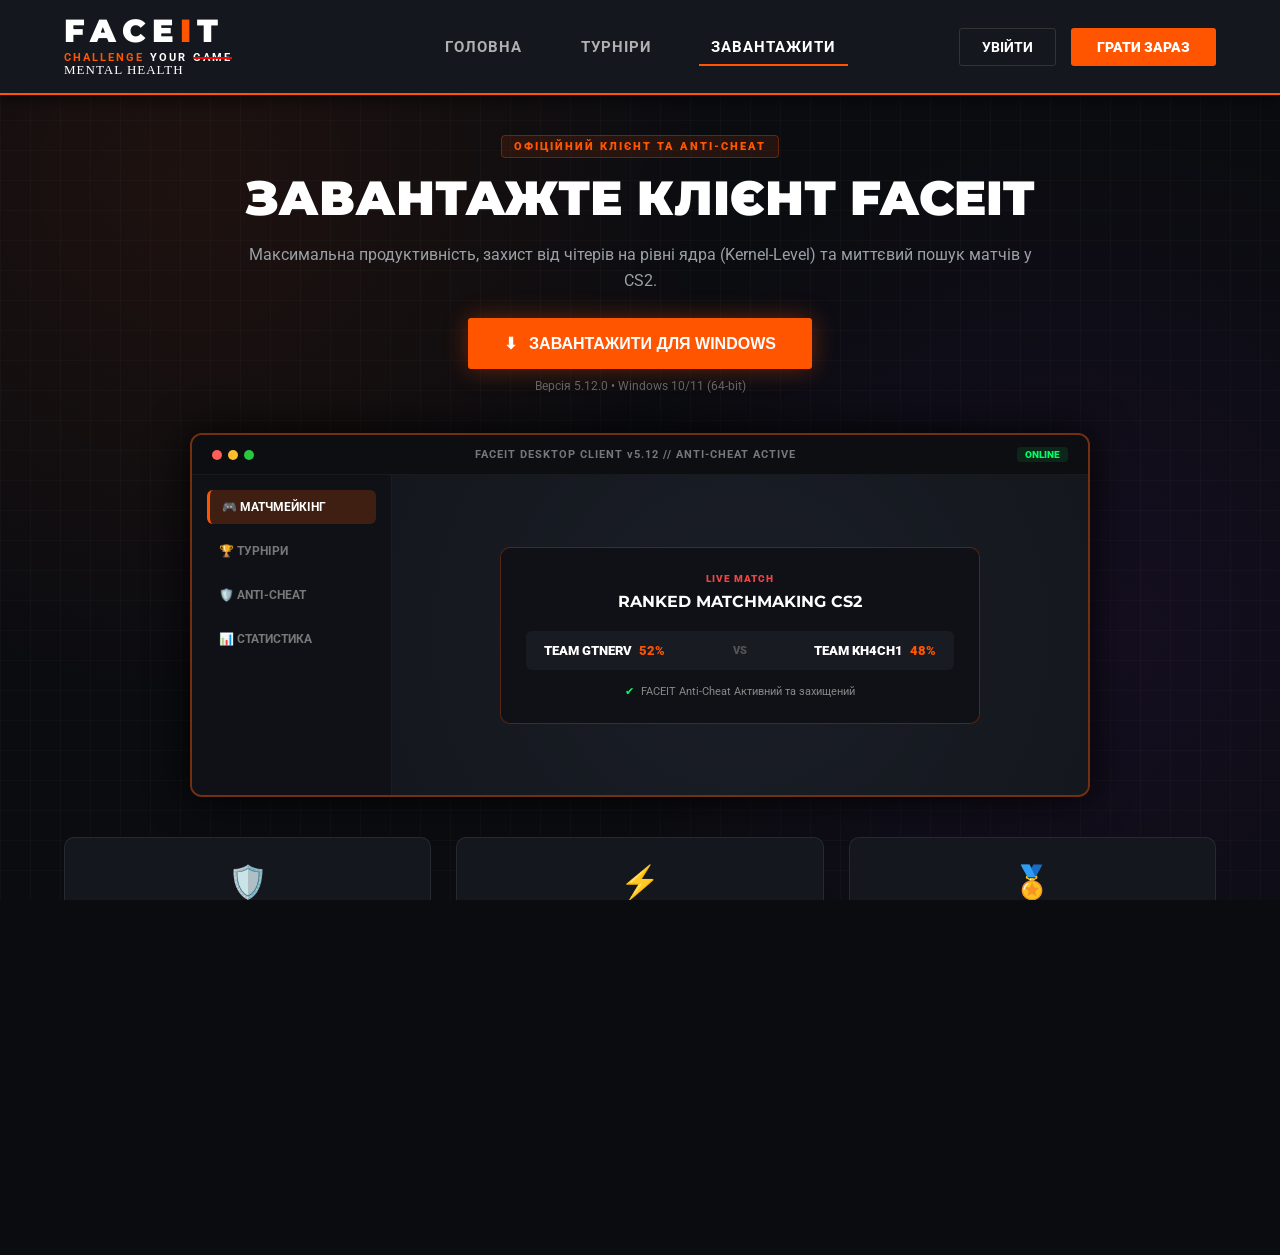
<file: html test -faceit/download.html>
<!DOCTYPE html>
<html lang="uk">
<head>
    <meta charset="UTF-8">
    <meta name="viewport" content="width=device-width, initial-scale=1.0">
    <title>FACEIT - Завантажити клієнт</title>

    <link rel="stylesheet" href="style.css">

    <!-- Google Fonts -->
    <link rel="preconnect" href="https://fonts.googleapis.com">
    <link rel="preconnect" href="https://fonts.gstatic.com" crossorigin>
    <link href="https://fonts.googleapis.com/css2?family=Montserrat:wght@800;900&family=Permanent+Marker&family=Roboto:wght@500;700&display=swap" rel="stylesheet">
</head>
<body>

    <div class="page-wrapper">

        <!-- 1. Шапка сайту -->
        <header>
            <nav>
                <a href="index.html" class="logo-container">
                    <div class="logo-main">
                        FACE<span class="accent">I</span>T
                    </div>
                    <div class="logo-sub">
                        <span class="orange-text">CHALLENGE</span>
                        <span class="white-text">YOUR</span>
                        <span class="white-text strikethrough">GAME</span>
                    </div>
                    <div class="handwritten">MENTAL HEALTH</div>
                </a>

                <ul class="menu-center">
                    <li><a href="index.html">Головна</a></li>
                    <li><a href="tournaments.html">Турніри</a></li>
                    <li><a href="download.html" class="active">Завантажити</a></li>
                </ul>

                <div class="header-buttons" id="auth-buttons-container">
                    <a href="index.html" class="btn-login">Увійти</a>
                    <a href="index.html" class="btn-play">Грати зараз</a>
                </div>
            </nav>
        </header>

        <!-- 2. Головний контент завантаження -->
        <main class="download-page-container">
            
            <div class="download-hero-text">
                <span class="download-tag">ОФІЦІЙНИЙ КЛІЄНТ ТА ANTI-CHEAT</span>
                <h1>ЗАВАНТАЖТЕ <span class="highlight">КЛІЄНТ FACEIT</span></h1>
                <p>Максимальна продуктивність, захист від чітерів на рівні ядра (Kernel-Level) та миттєвий пошук матчів у CS2.</p>
                
                <div class="download-action-area">
                    <button class="btn-play hero-btn download-main-btn" onclick="alert('Завантаження клієнта розпочато!')">
                        <span class="btn-icon">⬇</span> ЗАВАНТАЖИТИ ДЛЯ WINDOWS
                    </button>
                    <span class="sys-version">Версія 5.12.0 • Windows 10/11 (64-bit)</span>
                </div>
            </div>

            <!-- Кібер-макет вікна застосунку (App Cyber Mockup) -->
            <div class="app-mockup-wrapper">
                <div class="app-window-frame">
                    <div class="app-top-bar">
                        <div class="app-dots">
                            <span class="dot-red"></span>
                            <span class="dot-yellow"></span>
                            <span class="dot-green"></span>
                        </div>
                        <div class="app-title-bar">FACEIT DESKTOP CLIENT v5.12 // ANTI-CHEAT ACTIVE</div>
                        <div class="app-status-badge">ONLINE</div>
                    </div>

                    <div class="app-body-content">
                        <!-- Ліва панель навігації -->
                        <div class="app-sidebar">
                            <div class="app-side-item active">🎮 МАТЧМЕЙКІНГ</div>
                            <div class="app-side-item">🏆 ТУРНІРИ</div>
                            <div class="app-side-item">🛡️ ANTI-CHEAT</div>
                            <div class="app-side-item">📊 СТАТИСТИКА</div>
                        </div>

                        <!-- Центральне вікно клієнта -->
                        <div class="app-main-view">
                            <div class="app-match-card">
                                <div class="match-badge-live">LIVE MATCH</div>
                                <h3>RANKED MATCHMAKING CS2</h3>
                                <div class="match-teams-preview">
                                    <div class="m-team">TEAM GTNERV <span>52%</span></div>
                                    <div class="m-vs">VS</div>
                                    <div class="m-team">TEAM KH4CH1 <span>48%</span></div>
                                </div>
                                <div class="ac-protected-status">
                                    <span class="shield-green">✔</span> FACEIT Anti-Cheat Активний та захищений
                                </div>
                            </div>
                        </div>
                    </div>
                </div>
            </div>

            <!-- Специфікації та переваги -->
            <div class="features-grid">
                <div class="feature-card">
                    <div class="feature-icon">🛡️</div>
                    <h3>FACEIT Anti-Cheat</h3>
                    <p>Захист рівня драйвера для забезпечення 100% чесної гри у кожному матчі.</p>
                </div>
                <div class="feature-card">
                    <div class="feature-icon">⚡</div>
                    <h3>Низька затримка</h3>
                    <p>Оптимізований серверний підбір для мінімального піингу та стабільного FPS.</p>
                </div>
                <div class="feature-card">
                    <div class="feature-icon">🏅</div>
                    <h3>Рейтинг та ELO</h3>
                    <p>Відстежуйте прогрес ELO в реальному часі та отримуйте унікальні нагороди.</p>
                </div>
            </div>

        </main>

        <!-- 3. Карта сайту (Sitemap ~5% висоти) -->
        <section class="sitemap-section">
            <div class="sitemap-container">
                <div class="sitemap-col logo-col">
                    <div class="sitemap-logo">FACE<span>I</span>T</div>
                    <p class="sitemap-desc">Платформа №1 для змагального кіберспорту та розвитку гравців.</p>
                </div>

                <div class="sitemap-col">
                    <div class="sitemap-title">Навігація</div>
                    <ul>
                        <li><a href="index.html">Головна</a></li>
                        <li><a href="tournaments.html">Турніри</a></li>
                        <li><a href="download.html">Завантажити клієнт</a></li>
                        <li><a href="#">Лідерборди</a></li>
                    </ul>
                </div>

                <div class="sitemap-col">
                    <div class="sitemap-title">Ігри</div>
                    <ul>
                        <li><a href="#">Counter-Strike 2</a></li>
                        <li><a href="#">Dota 2</a></li>
                        <li><a href="#">Valorant</a></li>
                        <li><a href="#">League of Legends</a></li>
                    </ul>
                </div>

                <div class="sitemap-col">
                    <div class="sitemap-title">Підтримка</div>
                    <ul>
                        <li><a href="#">Anti-Cheat FAQ</a></li>
                        <li><a href="#">База знань</a></li>
                        <li><a href="#">Правила спільноти</a></li>
                        <li><a href="#">Служба підтримки</a></li>
                    </ul>
                </div>

                <div class="sitemap-col">
                    <div class="sitemap-title">Соцмережі</div>
                    <div class="social-links">
                        <a href="#" class="social-icon">Discord</a>
                        <a href="#" class="social-icon">Twitter / X</a>
                        <a href="#" class="social-icon">Twitch</a>
                    </div>
                </div>
            </div>
        </section>

        <!-- 4. Підніжжя -->
        <footer>
            <p>&copy; 2026 FACEIT Style Platform. Усі права захищено.</p>
        </footer>

    </div>

    <!-- Скрипт збереження стану авторизації -->
    <script>
        function checkAuthState() {
            if (localStorage.getItem('isLoggedIn') === 'true') {
                const container = document.getElementById('auth-buttons-container');
                if (container) {
                    container.innerHTML = `
                        <div class="user-logged-profile">
                            <img src="images/imagesKh4ch1-avatar.png" alt="Kh4ch1" class="user-header-avatar" onerror="this.src='https://via.placeholder.com/35/991b1b/ffffff?text=K'">
                            <div class="user-header-info">
                                <span class="user-header-name">Kh4ch1</span>
                                <span class="user-header-lvl">LVL 17</span>
                            </div>
                            <button class="btn-logout" onclick="logoutUser()" title="Вийти">&times;</button>
                        </div>
                    `;
                }
            }
        }

        function logoutUser() {
            localStorage.removeItem('isLoggedIn');
            location.reload();
        }

        window.addEventListener('DOMContentLoaded', checkAuthState);
    </script>

</body>
</html>
</file>
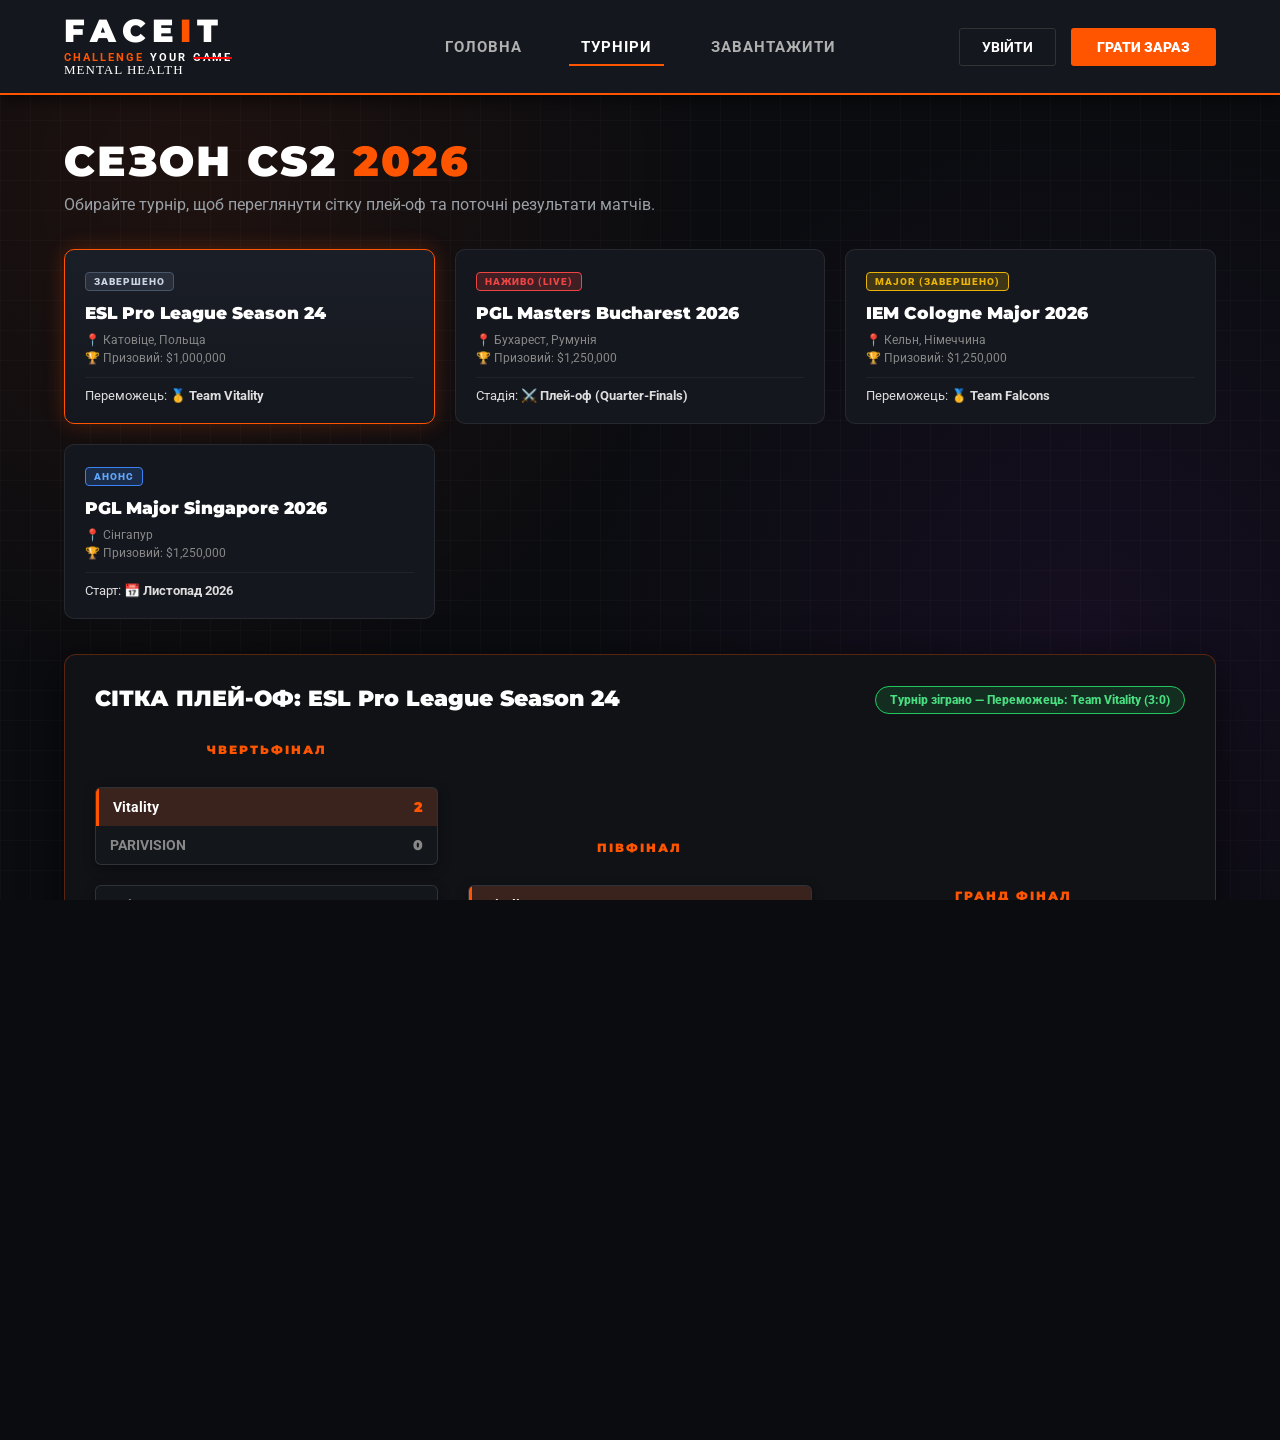
<file: html test -faceit/tournaments.html>
<!DOCTYPE html>
<html lang="uk">
<head>
    <meta charset="UTF-8">
    <meta name="viewport" content="width=device-width, initial-scale=1.0">
    <title>FACEIT - CS2 Турніри 2026</title>

    <link rel="stylesheet" href="style.css">

    <!-- Google Fonts -->
    <link rel="preconnect" href="https://fonts.googleapis.com">
    <link rel="preconnect" href="https://fonts.gstatic.com" crossorigin>
    <link href="https://fonts.googleapis.com/css2?family=Montserrat:wght@800;900&family=Permanent+Marker&family=Roboto:wght@500;700&display=swap" rel="stylesheet">
</head>
<body>

    <div class="page-wrapper">

        <!-- 1. Шапка сайту -->
        <header>
            <nav>
                <a href="index.html" class="logo-container">
                    <div class="logo-main">
                        FACE<span class="accent">I</span>T
                    </div>
                    <div class="logo-sub">
                        <span class="orange-text">CHALLENGE</span>
                        <span class="white-text">YOUR</span>
                        <span class="white-text strikethrough">GAME</span>
                    </div>
                    <div class="handwritten">MENTAL HEALTH</div>
                </a>

                <ul class="menu-center">
                    <li><a href="index.html">Головна</a></li>
                    <li><a href="tournaments.html" class="active">Турніри</a></li>
                    <li><a href="download.html">Завантажити</a></li>
                </ul>

                <div class="header-buttons" id="auth-buttons-container">
                    <a href="index.html" class="btn-login">Увійти</a>
                    <a href="index.html" class="btn-play">Грати зараз</a>
                </div>
            </nav>
        </header>

        <!-- 2. Головний контент турнірів -->
        <main class="tournaments-container">
            
            <div class="tournaments-header">
                <h1>СЕЗОН CS2 <span class="highlight">2026</span></h1>
                <p>Обирайте турнір, щоб переглянути сітку плей-оф та поточні результати матчів.</p>
            </div>

            <!-- Список карт-турнірів -->
            <div class="tournaments-grid">

                <div class="tournament-card active-t" onclick="selectTournament('epl24')">
                    <div class="t-badge finished">ЗАВЕРШЕНО</div>
                    <div class="t-title">ESL Pro League Season 24</div>
                    <div class="t-info">
                        <span>📍 Катовіце, Польща</span>
                        <span>🏆 Призовий: $1,000,000</span>
                    </div>
                    <div class="t-winner">
                        Переможець: 🥇 <strong>Team Vitality</strong>
                    </div>
                </div>

                <div class="tournament-card" onclick="selectTournament('bucharest')">
                    <div class="t-badge live">НАЖИВО (LIVE)</div>
                    <div class="t-title">PGL Masters Bucharest 2026</div>
                    <div class="t-info">
                        <span>📍 Бухарест, Румунія</span>
                        <span>🏆 Призовий: $1,250,000</span>
                    </div>
                    <div class="t-winner">
                        Стадія: ⚔️ <strong>Плей-оф (Quarter-Finals)</strong>
                    </div>
                </div>

                <div class="tournament-card" onclick="selectTournament('cologne')">
                    <div class="t-badge major">MAJOR (ЗАВЕРШЕНО)</div>
                    <div class="t-title">IEM Cologne Major 2026</div>
                    <div class="t-info">
                        <span>📍 Кельн, Німеччина</span>
                        <span>🏆 Призовий: $1,250,000</span>
                    </div>
                    <div class="t-winner">
                        Переможець: 🥇 <strong>Team Falcons</strong>
                    </div>
                </div>

                <div class="tournament-card" onclick="selectTournament('singapore')">
                    <div class="t-badge upcoming">АНОНС</div>
                    <div class="t-title">PGL Major Singapore 2026</div>
                    <div class="t-info">
                        <span>📍 Сінгапур</span>
                        <span>🏆 Призовий: $1,250,000</span>
                    </div>
                    <div class="t-winner">
                        Старт: 📅 <strong>Листопад 2026</strong>
                    </div>
                </div>

            </div>

            <!-- 3. Динамічна сітка плей-оф -->
            <section class="bracket-section">
                <div class="bracket-header">
                    <h2 id="selected-t-title">СІТКА ПЛЕЙ-ОФ: ESL Pro League Season 24</h2>
                    <div class="status-indicator" id="selected-t-status">
                        <span class="status-tag finished">Турнір зіграно — Переможець: Team Vitality (3:0)</span>
                    </div>
                </div>

                <div class="bracket-view" id="bracket-display">
                    <div class="bracket-column">
                        <div class="column-title">ЧВЕРТЬФІНАЛ</div>
                        <div class="match-box">
                            <div class="match-team winner">Vitality <span>2</span></div>
                            <div class="match-team">PARIVISION <span>0</span></div>
                        </div>
                        <div class="match-box">
                            <div class="match-team">1win <span>0</span></div>
                            <div class="match-team winner">Aurora <span>2</span></div>
                        </div>
                        <div class="match-box">
                            <div class="match-team">Falcons <span>0</span></div>
                            <div class="match-team winner">Spirit <span>2</span></div>
                        </div>
                        <div class="match-box">
                            <div class="match-team">FURIA <span>0</span></div>
                            <div class="match-team winner">MOUZ <span>2</span></div>
                        </div>
                    </div>

                    <div class="bracket-column">
                        <div class="column-title">ПІВФІНАЛ</div>
                        <div class="match-box">
                            <div class="match-team winner">Vitality <span>2</span></div>
                            <div class="match-team">Aurora <span>1</span></div>
                        </div>
                        <div class="match-box">
                            <div class="match-team">Spirit <span>1</span></div>
                            <div class="match-team winner">MOUZ <span>2</span></div>
                        </div>
                    </div>

                    <div class="bracket-column final-column">
                        <div class="column-title">ГРАНД ФІНАЛ</div>
                        <div class="match-box grand-final-box">
                            <div class="match-team trophy-winner">🏆 Vitality <span>3</span></div>
                            <div class="match-team">MOUZ <span>0</span></div>
                        </div>
                    </div>
                </div>
            </section>

        </main>

        <!-- 4. Карта сайту -->
        <section class="sitemap-section">
            <div class="sitemap-container">
                <div class="sitemap-col logo-col">
                    <div class="sitemap-logo">FACE<span>I</span>T</div>
                    <p class="sitemap-desc">Платформа №1 для змагального кіберспорту та розвитку гравців.</p>
                </div>

                <div class="sitemap-col">
                    <div class="sitemap-title">Навігація</div>
                    <ul>
                        <li><a href="index.html">Головна</a></li>
                        <li><a href="tournaments.html">Турніри</a></li>
                        <li><a href="download.html">Завантажити клієнт</a></li>
                        <li><a href="#">Лідерборди</a></li>
                    </ul>
                </div>

                <div class="sitemap-col">
                    <div class="sitemap-title">Ігри</div>
                    <ul>
                        <li><a href="#">Counter-Strike 2</a></li>
                        <li><a href="#">Dota 2</a></li>
                        <li><a href="#">Valorant</a></li>
                        <li><a href="#">League of Legends</a></li>
                    </ul>
                </div>

                <div class="sitemap-col">
                    <div class="sitemap-title">Підтримка</div>
                    <ul>
                        <li><a href="#">Anti-Cheat FAQ</a></li>
                        <li><a href="#">База знань</a></li>
                        <li><a href="#">Правила спільноти</a></li>
                        <li><a href="#">Служба підтримки</a></li>
                    </ul>
                </div>

                <div class="sitemap-col">
                    <div class="sitemap-title">Соцмережі</div>
                    <div class="social-links">
                        <a href="#" class="social-icon">Discord</a>
                        <a href="#" class="social-icon">Twitter / X</a>
                        <a href="#" class="social-icon">Twitch</a>
                    </div>
                </div>
            </div>
        </section>

        <!-- 5. Підніжжя -->
        <footer>
            <p>&copy; 2026 FACEIT Style Platform. Усі права захищено.</p>
        </footer>

    </div>

    <!-- Скрипт перемикання турнірів та перевірки входу -->
    <script>
        const tournamentData = {
            epl24: {
                title: "СІТКА ПЛЕЙ-ОФ: ESL Pro League Season 24",
                statusHtml: '<span class="status-tag finished">Турнір зіграно — Переможець: Team Vitality (3:0)</span>',
                bracket: [
                    {
                        stage: "ЧВЕРТЬФІНАЛ",
                        matches: [
                            { t1: "Vitality", s1: "2", t2: "PARIVISION", s2: "0", w: 1 },
                            { t1: "1win", s1: "0", t2: "Aurora", s2: "2", w: 2 },
                            { t1: "Falcons", s1: "0", t2: "Spirit", s2: "2", w: 2 },
                            { t1: "FURIA", s1: "0", t2: "MOUZ", s2: "2", w: 2 }
                        ]
                    },
                    {
                        stage: "ПІВФІНАЛ",
                        matches: [
                            { t1: "Vitality", s1: "2", t2: "Aurora", s2: "1", w: 1 },
                            { t1: "Spirit", s1: "1", t2: "MOUZ", s2: "2", w: 2 }
                        ]
                    },
                    {
                        stage: "ГРАНД ФІНАЛ",
                        isFinal: true,
                        matches: [
                            { t1: "🏆 Vitality", s1: "3", t2: "MOUZ", s2: "0", w: 1 }
                        ]
                    }
                ]
            },
            bucharest: {
                title: "СІТКА ПЛЕЙ-ОФ: PGL Masters Bucharest 2026",
                statusHtml: '<span class="status-tag live">Турнір наживо — Поточна стадія плей-оф</span>',
                bracket: [
                    {
                        stage: "ЧВЕРТЬФІНАЛ",
                        matches: [
                            { t1: "NAVI", s1: "2", t2: "G2", s2: "1", w: 1 },
                            { t1: "FaZe", s1: "1", t2: "Vitality", s2: "2", w: 2 },
                            { t1: "Spirit", s1: "2", t2: "Heroic", s2: "0", w: 1 },
                            { t1: "MOUZ", s1: "TBD", t2: "Astralis", s2: "TBD", w: 0 }
                        ]
                    },
                    {
                        stage: "ПІВФІНАЛ (СЬОГОДНІ)",
                        matches: [
                            { t1: "NAVI", s1: "-", t2: "Vitality", s2: "-", w: 0 },
                            { t1: "Spirit", s1: "-", t2: "ТБД (MOUZ/Astralis)", s2: "-", w: 0 }
                        ]
                    },
                    {
                        stage: "ГРАНД ФІНАЛ",
                        isFinal: true,
                        matches: [
                            { t1: "Очікується", s1: "0", t2: "Очікується", s2: "0", w: 0 }
                        ]
                    }
                ]
            },
            cologne: {
                title: "СІТКА ПЛЕЙ-ОФ: IEM Cologne Major 2026",
                statusHtml: '<span class="status-tag finished">Major зіграно — Переможець: Team Falcons (3:0)</span>',
                bracket: [
                    {
                        stage: "ЧВЕРТЬФІНАЛ",
                        matches: [
                            { t1: "Falcons", s1: "2", t2: "G2", s2: "0", w: 1 },
                            { t1: "MOUZ", s1: "2", t2: "NAVI", s2: "1", w: 1 },
                            { t1: "FURIA", s1: "2", t2: "Astralis", s2: "1", w: 1 },
                            { t1: "Spirit", s1: "2", t2: "Vitality", s2: "0", w: 1 }
                        ]
                    },
                    {
                        stage: "ПІВФІНАЛ",
                        matches: [
                            { t1: "Falcons", s1: "2", t2: "MOUZ", s2: "0", w: 1 },
                            { t1: "FURIA", s1: "2", t2: "Spirit", s2: "1", w: 1 }
                        ]
                    },
                    {
                        stage: "ГРАНД ФІНАЛ",
                        isFinal: true,
                        matches: [
                            { t1: "🏆 Falcons", s1: "3", t2: "FURIA", s2: "0", w: 1 }
                        ]
                    }
                ]
            },
            singapore: {
                title: "СІТКА ПЛЕЙ-ОФ: PGL Major Singapore 2026",
                statusHtml: '<span class="status-tag upcoming">АНОНС — Сітка сформується після Swiss Stage</span>',
                bracket: [
                    {
                        stage: "ЧВЕРТЬФІНАЛ",
                        matches: [
                            { t1: "Seed #1", s1: "-", t2: "Seed #8", s2: "-", w: 0 },
                            { t1: "Seed #4", s1: "-", t2: "Seed #5", s2: "-", w: 0 },
                            { t1: "Seed #3", s1: "-", t2: "Seed #6", s2: "-", w: 0 },
                            { t1: "Seed #2", s1: "-", t2: "Seed #7", s2: "-", w: 0 }
                        ]
                    },
                    {
                        stage: "ПІВФІНАЛ",
                        matches: [
                            { t1: "ТБД", s1: "-", t2: "ТБД", s2: "-", w: 0 },
                            { t1: "ТБД", s1: "-", t2: "ТБД", s2: "-", w: 0 }
                        ]
                    },
                    {
                        stage: "ГРАНД ФІНАЛ",
                        isFinal: true,
                        matches: [
                            { t1: "ТБД", s1: "-", t2: "ТБД", s2: "-", w: 0 }
                        ]
                    }
                ]
            }
        };

        function selectTournament(key) {
            document.querySelectorAll('.tournament-card').forEach(card => card.classList.remove('active-t'));
            event.currentTarget.classList.add('active-t');

            const data = tournamentData[key];
            document.getElementById('selected-t-title').innerText = data.title;
            document.getElementById('selected-t-status').innerHTML = data.statusHtml;

            const container = document.getElementById('bracket-display');
            container.innerHTML = '';

            data.bracket.forEach(col => {
                const colDiv = document.createElement('div');
                colDiv.className = 'bracket-column' + (col.isFinal ? ' final-column' : '');
                
                let matchesHtml = `<div class="column-title">${col.stage}</div>`;
                col.matches.forEach(m => {
                    const t1WinnerClass = m.w === 1 ? (col.isFinal ? 'trophy-winner' : 'winner') : '';
                    const t2WinnerClass = m.w === 2 ? (col.isFinal ? 'trophy-winner' : 'winner') : '';
                    
                    matchesHtml += `
                        <div class="match-box ${col.isFinal ? 'grand-final-box' : ''}">
                            <div class="match-team ${t1WinnerClass}">${m.t1} <span>${m.s1}</span></div>
                            <div class="match-team ${t2WinnerClass}">${m.t2} <span>${m.s2}</span></div>
                        </div>
                    `;
                });
                
                colDiv.innerHTML = matchesHtml;
                container.appendChild(colDiv);
            });
        }

        function checkAuthState() {
            if (localStorage.getItem('isLoggedIn') === 'true') {
                const container = document.getElementById('auth-buttons-container');
                if (container) {
                    container.innerHTML = `
                        <div class="user-logged-profile">
                            <img src="images/imagesKh4ch1-avatar.png" alt="Kh4ch1" class="user-header-avatar" onerror="this.src='https://via.placeholder.com/35/991b1b/ffffff?text=K'">
                            <div class="user-header-info">
                                <span class="user-header-name">Kh4ch1</span>
                                <span class="user-header-lvl">LVL 17</span>
                            </div>
                            <button class="btn-logout" onclick="logoutUser()" title="Вийти">&times;</button>
                        </div>
                    `;
                }
            }
        }

        function logoutUser() {
            localStorage.removeItem('isLoggedIn');
            location.reload();
        }

        window.addEventListener('DOMContentLoaded', checkAuthState);
    </script>

</body>
</html>
</file>
<file: html test -faceit/style.css>
* {
    margin: 0;
    padding: 0;
    box-sizing: border-box;
}

html, body {
    width: 100%;
    height: 100%;
    background-color: #0b0c10;
    background-image: 
        radial-gradient(circle at 15% 20%, rgba(255, 85, 0, 0.08) 0%, transparent 40%),
        radial-gradient(circle at 85% 70%, rgba(138, 43, 226, 0.08) 0%, transparent 40%),
        linear-gradient(rgba(255, 255, 255, 0.02) 1px, transparent 1px),
        linear-gradient(90deg, rgba(255, 255, 255, 0.02) 1px, transparent 1px);
    background-size: 100% 100%, 100% 100%, 30px 30px, 30px 30px;
    color: #ffffff;
    font-family: 'Roboto', sans-serif;
    overflow-x: hidden;
}

.page-wrapper {
    display: flex;
    flex-direction: column;
    min-height: 100vh;
    width: 100vw;
}

/* --- ШАПКА --- */
header {
    background-color: #14171d;
    border-bottom: 2px solid #ff5500;
    padding: 15px 5%;
    box-shadow: 0 4px 15px rgba(0, 0, 0, 0.6);
    width: 100%;
}

nav {
    display: flex;
    justify-content: space-between;
    align-items: center;
    width: 100%;
    max-width: 1800px;
    margin: 0 auto;
}

.logo-container {
    display: flex;
    flex-direction: column;
    text-decoration: none;
    flex: 1;
    align-items: flex-start;
}

.logo-main {
    font-family: 'Montserrat', sans-serif;
    font-size: 32px;
    font-weight: 900;
    color: #ffffff;
    letter-spacing: 6px;
    line-height: 1;
    text-transform: uppercase;
}

.logo-main .accent { color: #ff5500; }

.logo-sub {
    display: flex;
    align-items: center;
    gap: 6px;
    margin-top: 4px;
    font-size: 11px;
    font-weight: 700;
    letter-spacing: 2px;
}

.logo-sub .orange-text { color: #ff5500; }
.logo-sub .white-text { color: #ffffff; }

.strikethrough {
    text-decoration: line-through;
    text-decoration-color: #ff0000;
    text-decoration-thickness: 2px;
}

.handwritten {
    font-family: 'Permanent Marker', cursive;
    color: #ffffff;
    font-size: 13px;
    letter-spacing: 1px;
    margin-top: -2px;
}

nav ul.menu-center {
    display: flex;
    list-style: none;
    align-items: center;
    gap: 35px;
    justify-content: center;
}

nav ul.menu-center li a {
    text-decoration: none;
    color: #b0b0b0;
    font-size: 15px;
    font-weight: 700;
    text-transform: uppercase;
    letter-spacing: 1px;
    padding: 8px 12px;
    transition: all 0.2s ease;
}

nav ul.menu-center li a:hover,
nav ul.menu-center li a.active {
    color: #ffffff;
    border-bottom: 2px solid #ff5500;
}

.header-buttons {
    display: flex;
    align-items: center;
    gap: 15px;
    flex: 1;
    justify-content: flex-end;
}

.btn-login {
    background-color: transparent;
    color: #ffffff;
    border: 1px solid #333333;
    padding: 10px 22px;
    border-radius: 3px;
    font-weight: 700;
    text-transform: uppercase;
    font-size: 14px;
    cursor: pointer;
    text-decoration: none;
    display: inline-block;
    transition: all 0.2s ease;
}

.btn-login:hover {
    border-color: #ff5500;
    color: #ff5500;
}

.btn-play {
    background-color: #ff5500;
    color: #ffffff;
    padding: 11px 26px;
    border-radius: 3px;
    font-weight: 900;
    border: none;
    cursor: pointer;
    text-transform: uppercase;
    font-size: 14px;
    text-decoration: none;
    display: inline-block;
    transition: background-color 0.2s, transform 0.1s;
}

.btn-play:hover {
    background-color: #e04b00;
    transform: translateY(-1px);
}

/* Стан авторизованого користувача в шапці */
.user-logged-profile {
    display: flex;
    align-items: center;
    gap: 12px;
    background: rgba(255, 85, 0, 0.1);
    border: 1px solid #ff5500;
    padding: 6px 14px;
    border-radius: 6px;
}

.user-header-avatar {
    width: 36px;
    height: 36px;
    border-radius: 4px;
    border: 1px solid #ff5500;
    object-fit: cover;
}

.user-header-info {
    display: flex;
    flex-direction: column;
}

.user-header-name {
    font-family: 'Montserrat', sans-serif;
    font-size: 13px;
    font-weight: 900;
}

.user-header-lvl {
    font-size: 10px;
    color: #ff5500;
    font-weight: 800;
}

.btn-logout {
    background: transparent;
    border: none;
    color: #888;
    font-size: 18px;
    cursor: pointer;
    padding: 0 4px;
}

.btn-logout:hover {
    color: #ef4444;
}

/* --- HERO SECTION --- */
.hero-container {
    flex: 1;
    display: flex;
    align-items: center;
    justify-content: center;
    width: 100%;
    padding: 40px 5%;
}

.hero-section {
    width: 100%;
    max-width: 1800px;
    display: flex;
    align-items: center;
    justify-content: space-between;
    gap: 60px;
}

.hero-content {
    flex: 1;
    max-width: 650px;
}

.hero-title {
    font-family: 'Montserrat', sans-serif;
    font-size: 64px;
    font-weight: 900;
    line-height: 1.1;
    letter-spacing: 2px;
    margin-bottom: 24px;
}

.hero-title .highlight { color: #ff5500; }

.hero-description {
    color: #a0a0a0;
    font-size: 18px;
    line-height: 1.6;
    margin-bottom: 35px;
}

.hero-actions {
    display: flex;
    align-items: center;
    gap: 30px;
}

.hero-btn {
    display: inline-flex;
    align-items: center;
    gap: 12px;
    padding: 16px 36px;
    font-size: 16px;
}

.online-status {
    display: flex;
    align-items: center;
    gap: 10px;
    font-size: 15px;
    color: #888;
}

.online-status .dot {
    width: 12px;
    height: 12px;
    background-color: #00ff66;
    border-radius: 50%;
    box-shadow: 0 0 10px #00ff66;
}

.online-status .online-count {
    color: #ffffff;
    font-weight: 700;
}

/* --- КАРТОЧКИ ИГРОКОВ --- */
.players-cards {
    display: flex;
    align-items: center;
    gap: 25px;
}

.player-card {
    width: 240px;
    height: 360px;
    border-radius: 12px;
    padding: 25px 20px;
    display: flex;
    flex-direction: column;
    align-items: center;
    justify-content: center;
    text-align: center;
    position: relative;
    overflow: hidden;
    border: 1px solid rgba(255, 255, 255, 0.1);
    box-shadow: 0 10px 30px rgba(0,0,0,0.8);
    transition: transform 0.3s ease, border-color 0.3s ease, box-shadow 0.3s ease;
}

.card-banner-bg {
    position: absolute;
    inset: 0;
    z-index: 0;
    background-size: cover;
    background-position: center;
}

.card-bg-overlay {
    position: absolute;
    inset: 0;
    background: linear-gradient(180deg, rgba(10, 10, 15, 0.2) 0%, rgba(10, 10, 15, 0.92) 75%);
    z-index: 1;
}

.player-card > *:not(.card-banner-bg):not(.card-bg-overlay):not(.lightning-effect) {
    position: relative;
    z-index: 2;
}

.player-card:hover, .player-card.active-card {
    transform: translateY(-8px);
    border-color: #ff5500;
    box-shadow: 0 15px 35px rgba(255, 85, 0, 0.3);
}

.card-gtnerv { border-color: #2a2d34; }
.card-gtnerv .card-banner-bg { background: radial-gradient(circle at 50% 20%, #2c2d35 0%, #0d0e12 100%); }

.card-pr3tty {
    border-color: #8a2be2;
    height: 390px;
    box-shadow: 0 0 25px rgba(138, 43, 226, 0.35);
}
.card-pr3tty .card-banner-bg { background: radial-gradient(circle at 50% 0%, #3b0764 0%, #0f172a 100%); }

.card-pr3tty .lightning-effect {
    position: absolute;
    inset: 0;
    z-index: 1;
    background: 
        radial-gradient(ellipse at 50% 20%, rgba(0, 240, 255, 0.25), transparent 60%),
        repeating-linear-gradient(45deg, rgba(138, 43, 226, 0.05) 0px, rgba(138, 43, 226, 0.05) 2px, transparent 2px, transparent 8px);
    pointer-events: none;
}

.card-pr3tty .neon-frame {
    border-color: #00f0ff !important;
    box-shadow: 0 0 15px #00f0ff, inset 0 0 8px #00f0ff;
}

.card-kh4ch1 { border-color: #ef4444; }
.card-kh4ch1 .card-banner-bg {
    background: 
        linear-gradient(180deg, rgba(180, 83, 9, 0.25) 0%, #030712 100%),
        repeating-linear-gradient(0deg, rgba(234, 179, 8, 0.05) 0px, rgba(234, 179, 8, 0.05) 1px, transparent 1px, transparent 20px),
        repeating-linear-gradient(90deg, rgba(234, 179, 8, 0.05) 0px, rgba(234, 179, 8, 0.05) 1px, transparent 1px, transparent 20px);
}

.card-kh4ch1 .red-glitch-frame {
    border-color: #ef4444 !important;
    box-shadow: 0 0 15px rgba(239, 68, 68, 0.6);
}

.platform-logo {
    position: absolute;
    top: 15px;
    right: 15px;
    padding: 4px 10px;
    border-radius: 4px;
    background: rgba(0, 0, 0, 0.7);
    border: 1px solid rgba(255, 255, 255, 0.15);
    font-size: 11px;
    font-weight: 800;
    font-family: 'Montserrat', sans-serif;
}

.card-avatar {
    width: 100px;
    height: 100px;
    border-radius: 8px;
    overflow: hidden;
    border: 2px solid #555;
    margin-bottom: 18px;
}

.card-avatar img {
    width: 100%;
    height: 100%;
    object-fit: cover;
}

.player-name {
    font-family: 'Montserrat', sans-serif;
    font-size: 18px;
    font-weight: 900;
    margin-bottom: 4px;
}

.player-badge-title {
    font-size: 12px;
    color: #c084fc;
    font-weight: 700;
    margin-bottom: 4px;
}

.player-badge-title.mono-text { color: #8a8a9e; font-family: monospace; font-size: 10px; }
.player-badge-title.gold-text { color: #eab308; }

.player-status { font-size: 11px; color: #888; }
.player-status.highlight-status { color: #00ff66; font-weight: 800; }

/* --- СЕКЦІЯ РЕАЛЬНОЇ ГЕОПОЗИЦІЇ FACEIT --- */
.map-section {
    width: 100%;
    padding: 40px 5%;
    background: linear-gradient(180deg, transparent 0%, #0d0e12 100%);
    display: flex;
    justify-content: center;
}

.map-container { width: 100%; max-width: 1200px; }
.map-header { text-align: center; margin-bottom: 25px; }

.map-badge {
    color: #ff5500;
    font-size: 12px;
    font-weight: 800;
    letter-spacing: 2px;
    background: rgba(255, 85, 0, 0.1);
    padding: 4px 12px;
    border-radius: 4px;
    border: 1px solid rgba(255, 85, 0, 0.3);
}

.map-header h2 {
    font-family: 'Montserrat', sans-serif;
    font-size: 28px;
    font-weight: 900;
    margin-top: 10px;
    letter-spacing: 1px;
}

.map-card-wrapper {
    position: relative;
    border-radius: 12px;
    overflow: hidden;
    border: 2px solid rgba(255, 85, 0, 0.4);
    box-shadow: 0 0 30px rgba(255, 85, 0, 0.15);
    background: #14171d;
}

.map-display-embed {
    position: relative;
    height: 400px;
    width: 100%;
    display: flex;
    flex-direction: column;
    justify-content: flex-end;
}

.google-map-iframe {
    position: absolute;
    top: 0;
    left: 0;
    width: 100%;
    height: 100%;
    filter: invert(90%) hue-rotate(180deg) contrast(1.2);
    pointer-events: auto;
}

.map-location-info {
    position: relative;
    z-index: 2;
    margin: 20px;
    padding: 15px 25px;
    background: rgba(20, 23, 29, 0.9);
    backdrop-filter: blur(10px);
    border-radius: 8px;
    border: 1px solid rgba(255, 255, 255, 0.1);
    display: flex;
    justify-content: space-between;
    align-items: center;
}

.location-details { display: flex; flex-direction: column; gap: 4px; }
.location-city { font-family: 'Montserrat', sans-serif; font-size: 16px; font-weight: 900; color: #ff5500; }
.location-address { font-size: 13px; color: #b0b0b0; }
.map-btn { font-size: 13px; padding: 12px 22px; }

/* --- МОДАЛЬНЕ ВІКНО STEAM АВТОРИЗАЦІЇ --- */
.modal-overlay {
    position: fixed;
    inset: 0;
    background: rgba(0, 0, 0, 0.85);
    backdrop-filter: blur(8px);
    z-index: 1000;
    display: flex;
    align-items: center;
    justify-content: center;
    opacity: 0;
    pointer-events: none;
    transition: opacity 0.3s ease;
}

.modal-overlay.active {
    opacity: 1;
    pointer-events: auto;
}

.modal-window {
    background: #14171d;
    border: 2px solid #ff5500;
    border-radius: 12px;
    width: 100%;
    max-width: 460px;
    padding: 35px 30px;
    text-align: center;
    position: relative;
    box-shadow: 0 0 40px rgba(255, 85, 0, 0.3);
}

.modal-close {
    position: absolute;
    top: 15px;
    right: 20px;
    background: transparent;
    border: none;
    color: #888;
    font-size: 24px;
    cursor: pointer;
    transition: color 0.2s;
}

.modal-close:hover { color: #ffffff; }

.modal-header-logo {
    display: flex;
    align-items: center;
    justify-content: center;
    gap: 10px;
    font-family: 'Montserrat', sans-serif;
    font-size: 22px;
    font-weight: 900;
    margin-bottom: 20px;
}

.modal-faceit span { color: #ff5500; }
.modal-divider { color: #555; }
.modal-steam { color: #66c0f4; }

.modal-window h2 {
    font-family: 'Montserrat', sans-serif;
    font-size: 20px;
    font-weight: 900;
    margin-bottom: 8px;
}

.modal-subtitle {
    font-size: 13px;
    color: #9aa0a6;
    line-height: 1.5;
    margin-bottom: 25px;
}

.btn-steam-login {
    width: 100%;
    display: flex;
    align-items: center;
    justify-content: center;
    gap: 12px;
    background: linear-gradient(90deg, #171a21 0%, #2a475e 100%);
    border: 1px solid #66c0f4;
    color: #ffffff;
    padding: 14px 20px;
    border-radius: 6px;
    font-family: 'Montserrat', sans-serif;
    font-size: 14px;
    font-weight: 900;
    cursor: pointer;
    transition: transform 0.2s, box-shadow 0.2s;
}

.btn-steam-login:hover {
    transform: translateY(-2px);
    box-shadow: 0 0 20px rgba(102, 192, 244, 0.4);
}

.steam-security-notice {
    display: flex;
    align-items: flex-start;
    gap: 10px;
    margin-top: 25px;
    padding-top: 20px;
    border-top: 1px solid rgba(255, 255, 255, 0.08);
    text-align: left;
}

.steam-security-notice p {
    font-size: 11px;
    color: #6c757d;
    line-height: 1.4;
}

/* --- STEAM QR CODE СТИЛІ --- */
.steam-qr-container {
    display: flex;
    flex-direction: column;
    align-items: center;
    margin: 15px 0;
}

.qr-wrapper {
    position: relative;
    width: 190px;
    height: 190px;
    padding: 10px;
    background: #ffffff;
    border-radius: 12px;
    border: 3px solid #66c0f4;
    box-shadow: 0 0 25px rgba(102, 192, 244, 0.4);
    cursor: pointer;
    overflow: hidden;
}

.qr-img {
    width: 100%;
    height: 100%;
    object-fit: contain;
}

.qr-laser-line {
    position: absolute;
    top: 0;
    left: 0;
    width: 100%;
    height: 3px;
    background: #ff5500;
    box-shadow: 0 0 10px #ff5500, 0 0 20px #ff5500;
    animation: scanAnimation 2s infinite ease-in-out;
    z-index: 5;
}

@keyframes scanAnimation {
    0% { top: 0%; }
    50% { top: 95%; }
    100% { top: 0%; }
}

.qr-overlay-status {
    position: absolute;
    inset: 0;
    background: rgba(20, 23, 29, 0.92);
    display: flex;
    flex-direction: column;
    align-items: center;
    justify-content: center;
    gap: 10px;
    font-size: 11px;
    font-weight: 800;
    color: #66c0f4;
    opacity: 0;
    pointer-events: none;
    transition: opacity 0.2s ease;
    z-index: 10;
}

.qr-overlay-status.active {
    opacity: 1;
}

.spinner {
    width: 24px;
    height: 24px;
    border: 3px solid rgba(102, 192, 244, 0.3);
    border-top: 3px solid #66c0f4;
    border-radius: 50%;
    animation: spin 0.8s linear infinite;
}

@keyframes spin {
    0% { transform: rotate(0deg); }
    100% { transform: rotate(360deg); }
}

/* --- СТИЛІ МІНІ-ПРОФІЛЮ CS2 --- */
.profile-modal-window {
    max-width: 480px;
    border-color: #ef4444;
    box-shadow: 0 0 40px rgba(239, 68, 68, 0.3);
}

.profile-header-banner {
    display: flex;
    align-items: center;
    gap: 20px;
    text-align: left;
    margin-bottom: 25px;
    padding-bottom: 15px;
    border-bottom: 1px solid rgba(255, 255, 255, 0.08);
}

.profile-avatar-large {
    width: 80px;
    height: 80px;
    border-radius: 12px;
    overflow: hidden;
    border: 2px solid #ef4444;
    box-shadow: 0 0 15px rgba(239, 68, 68, 0.5);
}

.profile-avatar-large img {
    width: 100%;
    height: 100%;
    object-fit: cover;
}

.profile-name-group h2 {
    font-family: 'Montserrat', sans-serif;
    font-size: 24px;
    font-weight: 900;
    margin-bottom: 4px;
}

.profile-title-badge {
    font-size: 12px;
    font-weight: 700;
}

.profile-stats-grid {
    display: grid;
    grid-template-columns: repeat(2, 1fr);
    gap: 12px;
    margin-bottom: 20px;
}

.stat-card {
    background: #0d0e12;
    border: 1px solid rgba(255, 255, 255, 0.08);
    padding: 12px;
    border-radius: 8px;
    display: flex;
    flex-direction: column;
    align-items: center;
}

.stat-label {
    font-size: 10px;
    color: #777;
    font-weight: 800;
    letter-spacing: 1px;
    margin-bottom: 4px;
}

.stat-value {
    font-family: 'Montserrat', sans-serif;
    font-size: 20px;
    font-weight: 900;
}

.highlight-lvl { color: #ff5500; }
.green-text { color: #00ff66; }

.profile-cs2-details {
    background: #0d0e12;
    border-radius: 8px;
    padding: 15px;
    display: flex;
    flex-direction: column;
    gap: 8px;
    margin-bottom: 20px;
    text-align: left;
    font-size: 13px;
}

.detail-row {
    display: flex;
    justify-content: space-between;
    color: #aaa;
}

.detail-row strong {
    color: #fff;
}

.profile-close-btn {
    width: 100%;
    margin-top: 5px;
}

/* --- СТИЛІ СТОРІНКИ ТУРНІРІВ --- */
.tournaments-container {
    flex: 1;
    width: 100%;
    max-width: 1600px;
    margin: 0 auto;
    padding: 40px 5%;
    display: flex;
    flex-direction: column;
    gap: 35px;
}

.tournaments-header h1 {
    font-family: 'Montserrat', sans-serif;
    font-size: 42px;
    font-weight: 900;
    margin-bottom: 8px;
    letter-spacing: 2px;
}

.tournaments-header h1 .highlight { color: #ff5500; }
.tournaments-header p { color: #9aa0a6; font-size: 16px; }

.tournaments-grid {
    display: grid;
    grid-template-columns: repeat(auto-fit, minmax(280px, 1fr));
    gap: 20px;
}

.tournament-card {
    background: #14171d;
    border: 1px solid rgba(255, 255, 255, 0.08);
    border-radius: 10px;
    padding: 20px;
    cursor: pointer;
    position: relative;
    transition: all 0.25s ease;
}

.tournament-card:hover {
    transform: translateY(-4px);
    border-color: rgba(255, 85, 0, 0.5);
}

.tournament-card.active-t {
    border-color: #ff5500;
    box-shadow: 0 0 20px rgba(255, 85, 0, 0.25);
    background: linear-gradient(180deg, #1a1e27 0%, #14171d 100%);
}

.t-badge {
    display: inline-block;
    font-size: 10px;
    font-weight: 900;
    padding: 3px 8px;
    border-radius: 4px;
    margin-bottom: 12px;
    letter-spacing: 1px;
}

.t-badge.finished { background: rgba(100, 116, 139, 0.2); color: #cbd5e1; border: 1px solid #475569; }
.t-badge.live { background: rgba(239, 68, 68, 0.2); color: #ef4444; border: 1px solid #ef4444; }
.t-badge.major { background: rgba(234, 179, 8, 0.2); color: #eab308; border: 1px solid #eab308; }
.t-badge.upcoming { background: rgba(59, 130, 246, 0.2); color: #60a5fa; border: 1px solid #3b82f6; }

.t-title {
    font-family: 'Montserrat', sans-serif;
    font-size: 17px;
    font-weight: 900;
    margin-bottom: 10px;
}

.t-info {
    display: flex;
    flex-direction: column;
    gap: 4px;
    font-size: 12px;
    color: #888;
    margin-bottom: 12px;
}

.t-winner {
    font-size: 13px;
    padding-top: 10px;
    border-top: 1px solid rgba(255, 255, 255, 0.05);
    color: #ddd;
}

.bracket-section {
    background: #101216;
    border: 1px solid rgba(255, 85, 0, 0.3);
    border-radius: 12px;
    padding: 30px;
    box-shadow: 0 10px 40px rgba(0,0,0,0.6);
}

.bracket-header {
    display: flex;
    justify-content: space-between;
    align-items: center;
    margin-bottom: 30px;
    flex-wrap: wrap;
    gap: 15px;
}

.bracket-header h2 {
    font-family: 'Montserrat', sans-serif;
    font-size: 22px;
    font-weight: 900;
    color: #ffffff;
}

.status-tag {
    font-size: 12px;
    font-weight: 800;
    padding: 6px 14px;
    border-radius: 20px;
}

.status-tag.finished { background: rgba(34, 197, 94, 0.15); color: #4ade80; border: 1px solid #22c55e; }
.status-tag.live { background: rgba(239, 68, 68, 0.15); color: #f87171; border: 1px solid #ef4444; }
.status-tag.upcoming { background: rgba(148, 163, 184, 0.15); color: #cbd5e1; border: 1px solid #64748b; }

.bracket-view {
    display: grid;
    grid-template-columns: repeat(3, 1fr);
    gap: 30px;
    align-items: center;
}

.bracket-column {
    display: flex;
    flex-direction: column;
    gap: 20px;
}

.column-title {
    font-family: 'Montserrat', sans-serif;
    font-size: 12px;
    font-weight: 900;
    letter-spacing: 2px;
    color: #ff5500;
    text-align: center;
    margin-bottom: 10px;
}

.match-box {
    background: #181b22;
    border: 1px solid rgba(255, 255, 255, 0.1);
    border-radius: 6px;
    overflow: hidden;
    box-shadow: 0 4px 12px rgba(0,0,0,0.4);
}

.match-team {
    display: flex;
    justify-content: space-between;
    align-items: center;
    padding: 10px 14px;
    font-size: 14px;
    font-weight: 700;
    color: #888;
    background: rgba(0, 0, 0, 0.2);
}

.match-team span { font-family: 'Montserrat', sans-serif; font-weight: 900; }

.match-team.winner {
    color: #ffffff;
    background: rgba(255, 85, 0, 0.15);
    border-left: 3px solid #ff5500;
}

.match-team.winner span { color: #ff5500; }

.match-team.trophy-winner {
    color: #eab308;
    background: rgba(234, 179, 8, 0.15);
    border-left: 3px solid #eab308;
    font-weight: 900;
}

.match-team.trophy-winner span { color: #eab308; }
.grand-final-box { border: 2px solid #eab308; box-shadow: 0 0 20px rgba(234, 179, 8, 0.2); }

/* --- СТИЛІ СТОРІНКИ ЗАВАНТАЖЕННЯ --- */
.download-page-container {
    flex: 1;
    width: 100%;
    max-width: 1400px;
    margin: 0 auto;
    padding: 40px 5%;
    display: flex;
    flex-direction: column;
    align-items: center;
    gap: 40px;
}

.download-hero-text {
    text-align: center;
    max-width: 800px;
}

.download-tag {
    color: #ff5500;
    font-size: 11px;
    font-weight: 900;
    letter-spacing: 2px;
    background: rgba(255, 85, 0, 0.1);
    padding: 4px 12px;
    border-radius: 4px;
    border: 1px solid rgba(255, 85, 0, 0.3);
}

.download-hero-text h1 {
    font-family: 'Montserrat', sans-serif;
    font-size: 48px;
    font-weight: 900;
    margin: 15px 0;
}

.download-hero-text p {
    color: #9aa0a6;
    font-size: 16px;
    line-height: 1.6;
    margin-bottom: 25px;
}

.download-action-area {
    display: flex;
    flex-direction: column;
    align-items: center;
    gap: 10px;
}

.download-main-btn {
    font-size: 16px;
    padding: 16px 36px;
    box-shadow: 0 0 25px rgba(255, 85, 0, 0.35);
}

.sys-version {
    font-size: 12px;
    color: #666;
}

.app-mockup-wrapper {
    width: 100%;
    max-width: 900px;
    border-radius: 12px;
    overflow: hidden;
    border: 2px solid rgba(255, 85, 0, 0.4);
    box-shadow: 0 0 40px rgba(0, 0, 0, 0.9);
    background: #14171d;
}

.app-window-frame {
    display: flex;
    flex-direction: column;
}

.app-top-bar {
    background: #0d0e12;
    padding: 12px 20px;
    display: flex;
    align-items: center;
    justify-content: space-between;
    border-bottom: 1px solid rgba(255, 255, 255, 0.05);
}

.app-dots { display: flex; gap: 6px; }
.app-dots span { width: 10px; height: 10px; border-radius: 50%; }
.dot-red { background: #ff5f56; }
.dot-yellow { background: #ffbd2e; }
.dot-green { background: #27c93f; }

.app-title-bar {
    font-size: 11px;
    color: #777;
    font-weight: 700;
    letter-spacing: 1px;
}

.app-status-badge {
    font-size: 10px;
    color: #00ff66;
    font-weight: 900;
    background: rgba(0, 255, 102, 0.1);
    padding: 2px 8px;
    border-radius: 4px;
}

.app-body-content {
    display: flex;
    height: 320px;
}

.app-sidebar {
    width: 200px;
    background: #0f1117;
    border-right: 1px solid rgba(255, 255, 255, 0.05);
    padding: 15px;
    display: flex;
    flex-direction: column;
    gap: 10px;
}

.app-side-item {
    font-size: 12px;
    font-weight: 700;
    color: #777;
    padding: 10px 12px;
    border-radius: 6px;
}

.app-side-item.active {
    color: #fff;
    background: rgba(255, 85, 0, 0.2);
    border-left: 3px solid #ff5500;
}

.app-main-view {
    flex: 1;
    padding: 25px;
    display: flex;
    align-items: center;
    justify-content: center;
    background: radial-gradient(circle at center, #1a1e27 0%, #14171d 100%);
}

.app-match-card {
    background: #0f1117;
    border: 1px solid rgba(255, 85, 0, 0.3);
    border-radius: 10px;
    padding: 25px;
    width: 100%;
    max-width: 480px;
    text-align: center;
}

.match-badge-live {
    font-size: 10px;
    color: #ef4444;
    font-weight: 900;
    letter-spacing: 1px;
    margin-bottom: 8px;
}

.app-match-card h3 {
    font-family: 'Montserrat', sans-serif;
    font-size: 16px;
    margin-bottom: 20px;
}

.match-teams-preview {
    display: flex;
    justify-content: space-between;
    align-items: center;
    background: #181b22;
    padding: 12px 18px;
    border-radius: 6px;
    font-weight: 900;
    font-size: 13px;
    margin-bottom: 15px;
}

.m-team span { color: #ff5500; margin-left: 4px; }
.m-vs { color: #555; font-size: 11px; }

.ac-protected-status {
    font-size: 11px;
    color: #888;
}

.shield-green { color: #00ff66; margin-right: 4px; }

.features-grid {
    display: grid;
    grid-template-columns: repeat(3, 1fr);
    gap: 25px;
    width: 100%;
}

.feature-card {
    background: #14171d;
    border: 1px solid rgba(255, 255, 255, 0.08);
    border-radius: 10px;
    padding: 25px;
    text-align: center;
}

.feature-icon {
    font-size: 32px;
    margin-bottom: 12px;
}

.feature-card h3 {
    font-family: 'Montserrat', sans-serif;
    font-size: 16px;
    margin-bottom: 8px;
}

.feature-card p {
    font-size: 13px;
    color: #888;
    line-height: 1.5;
}

/* --- КАРТА САЙТУ (SITEMAP ~5%) --- */
.sitemap-section {
    width: 100%;
    background: #0d0e12;
    border-top: 1px solid rgba(255, 85, 0, 0.2);
    padding: 25px 5%;
    margin-top: auto;
}

.sitemap-container {
    max-width: 1800px;
    margin: 0 auto;
    display: grid;
    grid-template-columns: 1.5fr repeat(4, 1fr);
    gap: 30px;
}

.sitemap-col .sitemap-logo {
    font-family: 'Montserrat', sans-serif;
    font-size: 20px;
    font-weight: 900;
    color: #ffffff;
    letter-spacing: 4px;
    margin-bottom: 8px;
}

.sitemap-col .sitemap-logo span { color: #ff5500; }

.sitemap-desc {
    font-size: 12px;
    color: #6c757d;
    line-height: 1.5;
    max-width: 250px;
}

.sitemap-title {
    font-family: 'Montserrat', sans-serif;
    font-size: 12px;
    font-weight: 800;
    text-transform: uppercase;
    color: #ff5500;
    letter-spacing: 1.5px;
    margin-bottom: 12px;
}

.sitemap-col ul {
    list-style: none;
    display: flex;
    flex-direction: column;
    gap: 6px;
}

.sitemap-col ul li a {
    text-decoration: none;
    color: #9aa0a6;
    font-size: 12px;
    transition: color 0.2s ease;
}

.sitemap-col ul li a:hover { color: #ffffff; }

.social-links {
    display: flex;
    flex-direction: column;
    gap: 6px;
}

.social-icon {
    font-size: 12px;
    color: #9aa0a6;
    text-decoration: none;
    transition: color 0.2s ease;
}

.social-icon:hover { color: #ff5500; }

footer {
    text-align: center;
    padding: 12px;
    color: #444;
    font-size: 11px;
    background: #08090c;
    border-top: 1px solid rgba(255, 255, 255, 0.03);
    width: 100%;
}
</file>
